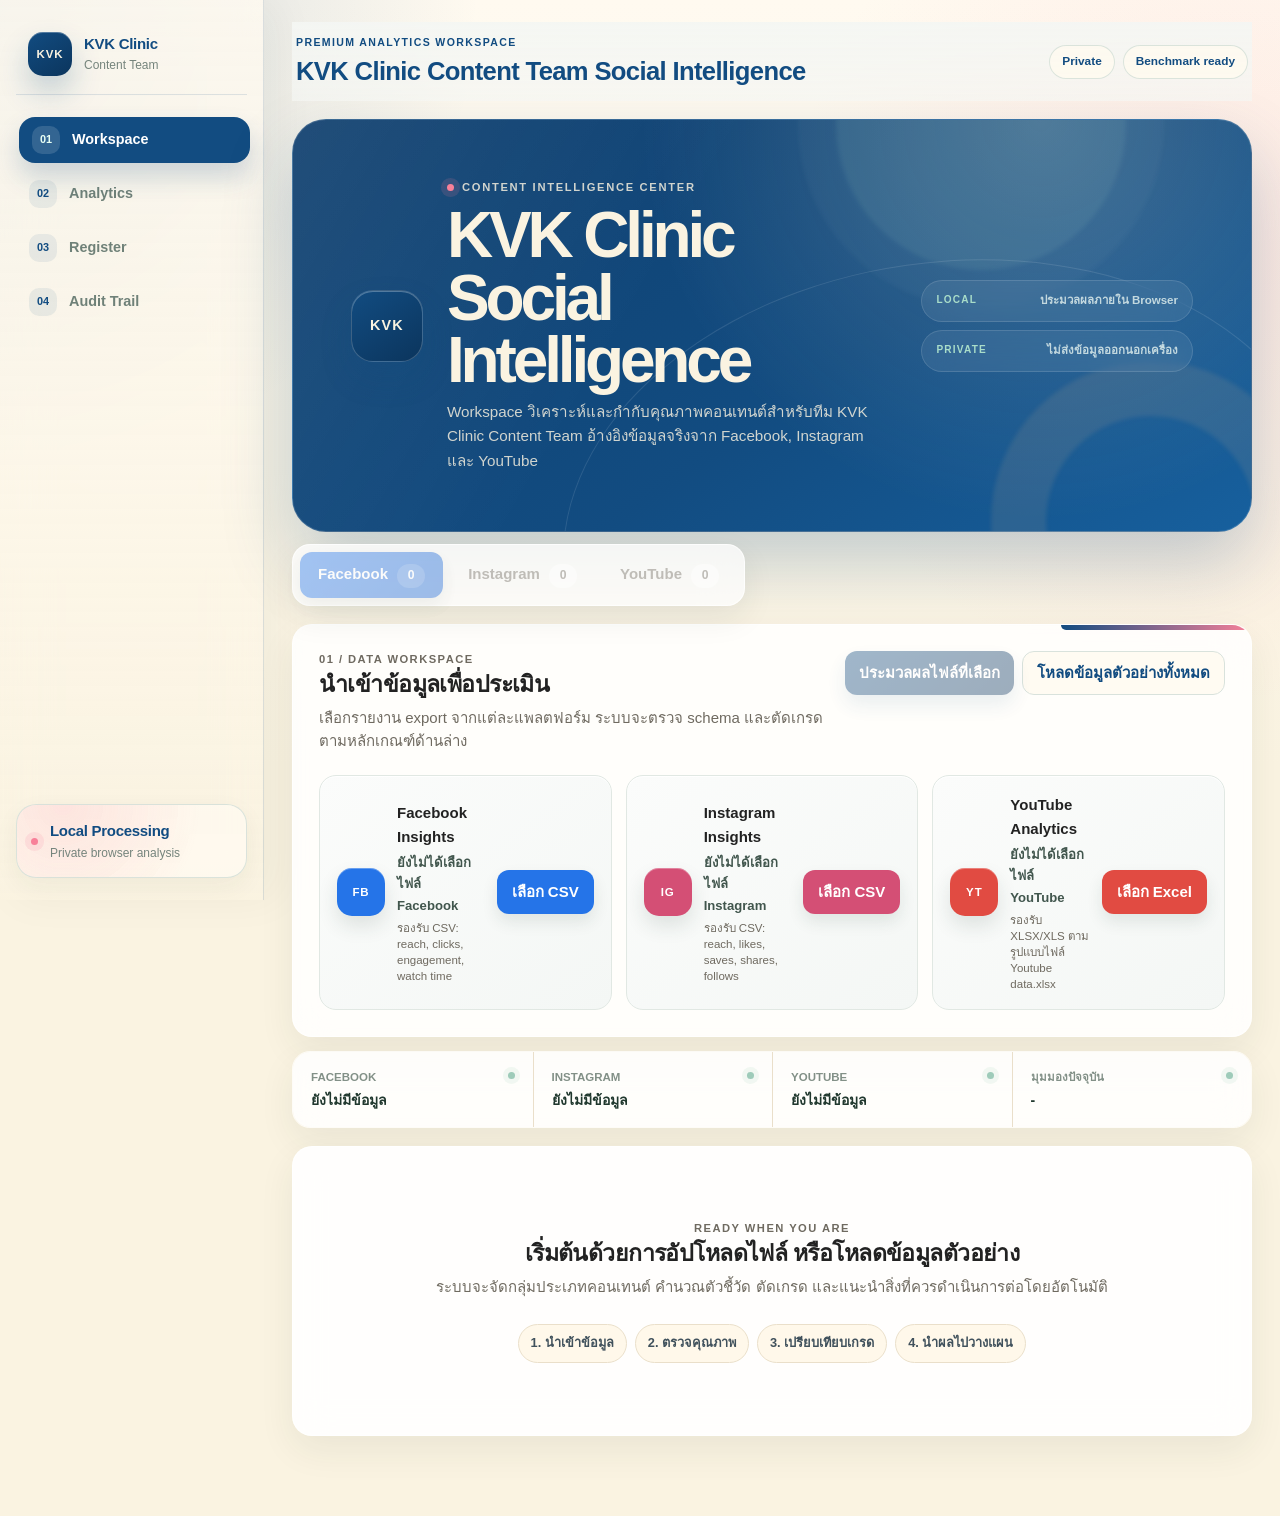
<file: index.html>
<!doctype html>
<html lang="th">
  <head>
    <meta charset="utf-8" />
    <meta name="viewport" content="width=device-width, initial-scale=1" />
    <title>KVK Clinic Content Team Social Intelligence</title>
    <link rel="stylesheet" href="styles.css" />
  </head>
  <body>
    <div class="premium-workspace">
      <aside class="app-sidebar" aria-label="Workspace navigation">
        <div class="sidebar-brand">
          <span class="sidebar-logo">KVK</span>
          <div>
            <strong>KVK Clinic</strong>
            <span>Content Team</span>
          </div>
        </div>
        <nav class="sidebar-nav" aria-label="Dashboard sections">
          <a class="sidebar-link active" href="#uploadTitle"><span>01</span>Workspace</a>
          <a class="sidebar-link" href="#facebookView"><span>02</span>Analytics</a>
          <a class="sidebar-link" href="#facebookTableBody"><span>03</span>Register</a>
          <a class="sidebar-link" href="#detailModal"><span>04</span>Audit Trail</a>
        </nav>
        <div class="sidebar-status">
          <span class="live-dot"></span>
          <div>
            <strong>Local Processing</strong>
            <small>Private browser analysis</small>
          </div>
        </div>
      </aside>

      <main class="app-shell">
        <div class="top-command-bar">
          <div>
            <p class="section-kicker">Premium analytics workspace</p>
            <h2>KVK Clinic Content Team Social Intelligence</h2>
          </div>
          <div class="command-actions" aria-label="Workspace status">
            <span>Private</span>
            <span>Benchmark ready</span>
          </div>
        </div>
      <header class="hero-header">
        <div class="hero-orb hero-orb-one" aria-hidden="true"></div>
        <div class="hero-orb hero-orb-two" aria-hidden="true"></div>
        <div class="brand-lockup">
          <span class="brand-mark">KVK</span>
          <div>
            <p class="eyebrow"><span class="live-dot"></span> Content Intelligence Center</p>
            <h1>KVK Clinic<br /><span>Social Intelligence</span></h1>
            <p class="subtitle">Workspace วิเคราะห์และกำกับคุณภาพคอนเทนต์สำหรับทีม KVK Clinic Content Team อ้างอิงข้อมูลจริงจาก Facebook, Instagram และ YouTube</p>
          </div>
        </div>
        <div class="header-meta">
          <span class="security-pill"><strong>LOCAL</strong> ประมวลผลภายใน Browser</span>
          <span class="security-pill"><strong>PRIVATE</strong> ไม่ส่งข้อมูลออกนอกเครื่อง</span>
        </div>
      </header>

      <nav class="platform-tabs" role="tablist" aria-label="เลือกแพลตฟอร์ม">
        <button id="tabFacebook" class="platform-tab active fb" type="button" data-platform="facebook">
          Facebook <span id="facebookTabCount">0</span>
        </button>
        <button id="tabInstagram" class="platform-tab ig" type="button" data-platform="instagram">
          Instagram <span id="instagramTabCount">0</span>
        </button>
        <button id="tabYoutube" class="platform-tab yt" type="button" data-platform="youtube">
          YouTube <span id="youtubeTabCount">0</span>
        </button>
      </nav>

      <section class="workspace-card upload-workspace" aria-labelledby="uploadTitle">
        <div class="section-heading">
          <div>
            <p class="section-kicker">01 / Data workspace</p>
            <h2 id="uploadTitle">นำเข้าข้อมูลเพื่อประเมิน</h2>
            <p>เลือกรายงาน export จากแต่ละแพลตฟอร์ม ระบบจะตรวจ schema และตัดเกรดตามหลักเกณฑ์ด้านล่าง</p>
          </div>
          <div class="upload-actions">
            <button id="processButton" class="process-button" type="button">ประมวลผลไฟล์ที่เลือก</button>
            <button id="loadSampleButton" class="secondary-button" type="button">โหลดข้อมูลตัวอย่างทั้งหมด</button>
          </div>
        </div>

        <div class="upload-grid">
          <article class="upload-item fb-upload">
            <div class="upload-platform">FB</div>
            <div class="upload-copy">
              <strong>Facebook Insights</strong>
              <span id="facebookFileName">ยังไม่ได้เลือกไฟล์ Facebook</span>
              <small>รองรับ CSV: reach, clicks, engagement, watch time</small>
            </div>
            <input id="facebookInput" class="file-input" type="file" accept=".csv,text/csv" />
            <label for="facebookInput" class="file-button fb">เลือก CSV</label>
          </article>

          <article class="upload-item ig-upload">
            <div class="upload-platform">IG</div>
            <div class="upload-copy">
              <strong>Instagram Insights</strong>
              <span id="instagramFileName">ยังไม่ได้เลือกไฟล์ Instagram</span>
              <small>รองรับ CSV: reach, likes, saves, shares, follows</small>
            </div>
            <input id="instagramInput" class="file-input" type="file" accept=".csv,text/csv" />
            <label for="instagramInput" class="file-button ig">เลือก CSV</label>
          </article>

          <article class="upload-item yt-upload">
            <div class="upload-platform">YT</div>
            <div class="upload-copy">
              <strong>YouTube Analytics</strong>
              <span id="youtubeFileName">ยังไม่ได้เลือกไฟล์ YouTube</span>
              <small>รองรับ XLSX/XLS ตามรูปแบบไฟล์ Youtube data.xlsx</small>
            </div>
            <input id="youtubeInput" class="file-input" type="file" accept=".xlsx,.xls,application/vnd.openxmlformats-officedocument.spreadsheetml.sheet,application/vnd.ms-excel" />
            <label for="youtubeInput" class="file-button yt">เลือก Excel</label>
          </article>
        </div>
      </section>

      <section class="status-strip" aria-label="สถานะข้อมูล">
        <div><span>Facebook</span><strong id="facebookStatus">ยังไม่มีข้อมูล</strong></div>
        <div><span>Instagram</span><strong id="instagramStatus">ยังไม่มีข้อมูล</strong></div>
        <div><span>YouTube</span><strong id="youtubeStatus">ยังไม่มีข้อมูล</strong></div>
        <div><span>มุมมองปัจจุบัน</span><strong id="activeStatus">-</strong></div>
      </section>

      <section id="noticeBox" class="notice" hidden></section>

      <section id="emptyState" class="empty-state onboarding-state">
        <p class="section-kicker">Ready when you are</p>
        <h2>เริ่มต้นด้วยการอัปโหลดไฟล์ หรือโหลดข้อมูลตัวอย่าง</h2>
        <p>ระบบจะจัดกลุ่มประเภทคอนเทนต์ คำนวณตัวชี้วัด ตัดเกรด และแนะนำสิ่งที่ควรดำเนินการต่อโดยอัตโนมัติ</p>
        <div class="onboarding-steps">
          <span>1. นำเข้าข้อมูล</span>
          <span>2. ตรวจคุณภาพ</span>
          <span>3. เปรียบเทียบเกรด</span>
          <span>4. นำผลไปวางแผน</span>
        </div>
      </section>

      <section id="facebookView" class="platform-view" hidden>
        <article class="methodology-card fb-border">
          <div class="methodology-title fb-soft">
            <div>
              <p class="section-kicker">Governance Standard v2.0 · Updated 4 June 2026</p>
              <h2>ประเมิน Facebook ด้วยมาตรฐาน Healthcare และ Meta Creative ปัจจุบัน</h2>
              <p>ใช้เกณฑ์เปอร์เซ็นต์ตรง ๆ จากมาตรฐานตลาด และไม่เปรียบเทียบกับผลงานภายในองค์กร</p>
            </div>
            <a class="reference-chip" href="https://blog.hootsuite.com/healthcare-social-media-benchmarks/" target="_blank" rel="noopener">อ้างอิง: Healthcare Benchmark 2025</a>
          </div>
          <div class="methodology-grid">
            <div>
              <h3>ภาพนิ่ง: Engagement Rate by Reach</h3>
              <div class="grade-rules">
                <div class="grade-rule"><span class="grade-chip grade-a">A · ดี ≥ 1.9%</span><span class="grade-action">ผ่านค่าเฉลี่ย Healthcare 2025</span></div>
                <div class="grade-rule"><span class="grade-chip grade-b">B · ผ่าน 1.0–1.89%</span><span class="grade-action">ใช้งานได้ · ควรทดสอบเพิ่ม</span></div>
                <div class="grade-rule"><span class="grade-chip grade-c">C · ควรปรับ &lt; 1.0%</span><span class="grade-action">ทบทวนเนื้อหาและ CTA</span></div>
              </div>
              <div class="formula-box"><strong>สูตร:</strong> Reactions + Comments + Shares ÷ Reach × 100 · Click Rate แสดงเป็นข้อมูลประกอบ</div>
            </div>
            <div>
              <h3>วิดีโอ: Actual Hook + 1min + Watch Depth</h3>
              <div class="video-grade-framework">
                <div class="signal-card">
                  <span class="signal-index">01</span>
                  <h4>Data Validity Gate</h4>
                  <p>ตัดเกรด Actual Hook เมื่อ Reach ≥ 100 และใช้ Watch Depth จากค่าเฉลี่ยเวลารับชมจริงแทนปลาย retention curve</p>
                  <ul><li>Watch Depth = จำนวนวินาทีที่รับชมโดยเฉลี่ย ÷ ระยะเวลาคลิป</li><li>คลิปยาวตั้งแต่ 60 วินาทีต้องมีค่า 1-minute จริง</li><li>ไฟล์ไม่มีค่า 3 วินาทีจริงจึงค่อยใช้ Watch Ratio</li></ul>
                </div>
                <div class="signal-card">
                  <span class="signal-index">02</span>
                  <h4>Actual 3s Hook Rate</h4>
                  <p>Unique 3-second viewers ÷ Reach ใช้วัดความสามารถในการหยุดคนดู</p>
                  <ul><li>A · ดี ≥ 30%</li><li>B · ผ่าน 20–29.9%</li><li>C · ควรปรับ &lt; 20%</li></ul>
                </div>
                <div class="signal-card">
                  <span class="signal-index">03</span>
                  <h4>Watch Depth</h4>
                  <p>วัดความลึกของการรับชมจาก Avg Watch Seconds เทียบกับความยาวคลิป จึงเสถียรกว่าค่าอัตราดูจบจากปลายกราฟ</p>
                  <ul><li>คลิปสั้น A ≥ 20% · B ≥ 10%</li><li>60–180s A ≥ 7% · B ≥ 5%</li><li>180s+ A ≥ 4% · B ≥ 2%</li></ul>
                </div>
              </div>
              <p class="methodology-footnote"><strong>เกรดรวมวิดีโอ:</strong> คลิปสั้นใช้ Hook + Watch Depth; คลิปยาวใช้ Hook + 1min Continuation + Watch Depth โดยเกรดรวมยึดค่าที่อ่อนที่สุดของสัญญาณทั้งหมด เพื่อกัน Hook ดีแต่คนอยู่ดูจริงไม่ลึกพอ</p>
              <p class="methodology-footnote"><strong>หมายเหตุประเทศไทย:</strong> ณ วันที่ 4 มิถุนายน 2026 ยังไม่มี public benchmark ที่ตรวจสอบได้สำหรับคลินิกเสริมความงามไทยโดยเฉพาะ จึงไม่กล่าวอ้างว่าเป็นค่าเฉลี่ยคลินิกไทย ค่าอ้างอิงตลาดไทยแบบกว้างจาก <a href="https://twfdigital.com/2024/08/facebook-ig-engagement-benchmark/" target="_blank" rel="noopener">TWF Digital</a> ใช้สูตรต่อ Followers ซึ่งต่างจาก export นี้และแสดงเป็นบริบทเท่านั้น ส่วนช่วง Hook/Hold อ้างอิง <a href="https://zeely.ai/blog/boost-meta-ads-hook-rate/" target="_blank" rel="noopener">Meta creative working range</a> และใช้ 1-minute เป็นเกณฑ์ continuation สำหรับคลิปยาว</p>
            </div>
          </div>
        </article>

        <div class="sub-tabs" role="tablist" aria-label="ประเภท Facebook">
          <button id="facebookImageTab" class="sub-tab active fb" type="button" data-type="image">ภาพนิ่ง <span id="facebookImageCount">0</span></button>
          <button id="facebookVideoTab" class="sub-tab" type="button" data-type="video">วิดีโอ <span id="facebookVideoCount">0</span></button>
        </div>

        <section class="filter-bar" aria-label="ตัวกรอง Facebook">
          <select id="facebookDepartmentFilter"><option value="all">ทุกหมวดเนื้อหา</option><option value="surgery">ศัลยกรรม</option><option value="aesthetic">หัตถการ / ความงาม</option><option value="brand">แบรนด์ / โปรโมชั่น</option></select>
          <select id="facebookQualityFilter"><option value="all">ทุกเกรด</option><option value="A">Grade A</option><option value="B">Grade B</option><option value="C">Grade C</option><option value="NA">N/A</option></select>
          <input id="facebookSearch" type="search" placeholder="ค้นหาโพสต์ Facebook" />
        </section>
        <section id="facebookKpis" class="kpi-grid"></section>
        <section class="visual-grid">
          <article class="panel panel-wide"><div class="panel-heading"><h2>Weekly Performance</h2><p>แนวโน้ม Reach, Engagement และ Clicks</p></div><div id="facebookTrendChart" class="chart-box"></div></article>
          <article class="panel"><div class="panel-heading"><h2>Content Category</h2><p>Reach ตามหมวดเนื้อหา</p></div><div id="facebookDepartmentChart" class="chart-box compact"></div></article>
          <article class="panel"><div class="panel-heading"><h2>Top Content</h2><p>รายการที่สร้าง Reach สูงสุด</p></div><div id="facebookTopChart" class="chart-box compact"></div></article>
        </section>
        <section class="panel panel-wide"><div class="panel-heading"><h2>Facebook Content Register</h2><p>คลิกแต่ละรายการเพื่อดูเหตุผลการตัดเกรดและคำแนะนำ</p></div><div class="table-wrap"><table><thead id="facebookTableHead"></thead><tbody id="facebookTableBody"></tbody></table></div></section>
      </section>

      <section id="instagramView" class="platform-view" hidden>
        <article class="methodology-card ig-border">
          <div class="methodology-title ig-soft">
            <div><p class="section-kicker">Instagram grading framework</p><h2>วัดความสามารถในการสร้างปฏิสัมพันธ์ด้วย Engagement Rate</h2><p>รวม interaction ที่มีนัยต่อธุรกิจ ได้แก่ likes, comments, shares, saves และ follows</p></div>
            <a class="reference-chip" href="https://www.dashsocial.com/social-media-benchmarks/beauty-industry" target="_blank" rel="noopener">อ้างอิง: Beauty Benchmark 2026</a>
          </div>
          <div class="methodology-grid">
            <div>
              <h3>เกณฑ์ตัดเกรด</h3>
              <div class="grade-rules">
                <div class="grade-rule"><span class="grade-chip grade-a">A · ดี ≥ 3.7%</span><span class="grade-action">Healthcare average 2025</span></div>
                <div class="grade-rule"><span class="grade-chip grade-b">B · ผ่าน 2.0–3.69%</span><span class="grade-action">Beauty working range 2026</span></div>
                <div class="grade-rule"><span class="grade-chip grade-c">C · ควรปรับ &lt; 2.0%</span><span class="grade-action">ทบทวน audience fit และ CTA</span></div>
              </div>
            </div>
            <div><h3>วิธีคำนวณ</h3><div class="formula-box"><strong>ER =</strong> (Likes + Comments + Shares + Saves + Follows) ÷ Reach × 100</div><p class="methodology-footnote">ER ใช้เปรียบเทียบประสิทธิภาพต่อ Reach และไม่ควรใช้แทนยอดขายหรือผลลัพธ์ด้าน conversion โดยตรง</p></div>
          </div>
        </article>
        <section class="filter-bar" aria-label="ตัวกรอง Instagram">
          <select id="instagramDepartmentFilter"><option value="all">ทุกหมวดเนื้อหา</option><option value="surgery">ศัลยกรรม</option><option value="aesthetic">หัตถการ / ความงาม</option><option value="brand">แบรนด์ / โปรโมชั่น</option></select>
          <select id="instagramQualityFilter"><option value="all">ทุกเกรด</option><option value="A">Grade A</option><option value="B">Grade B</option><option value="C">Grade C</option><option value="NA">N/A</option></select>
          <select id="instagramTypeFilter"><option value="all">ทุกประเภท</option><option value="video">Reels / วิดีโอ</option><option value="image">ภาพนิ่ง / สไลด์</option></select>
          <input id="instagramSearch" type="search" placeholder="ค้นหาโพสต์ Instagram" />
        </section>
        <section id="instagramKpis" class="kpi-grid"></section>
        <section class="visual-grid">
          <article class="panel panel-wide"><div class="panel-heading"><h2>Weekly Performance</h2><p>แนวโน้ม Reach, Engagement และ Views</p></div><div id="instagramTrendChart" class="chart-box"></div></article>
          <article class="panel"><div class="panel-heading"><h2>Grade Distribution</h2><p>Reach แยกตามเกรด</p></div><div id="instagramGradeChart" class="chart-box compact"></div></article>
          <article class="panel"><div class="panel-heading"><h2>Top Content</h2><p>รายการที่มี ER สูงสุด</p></div><div id="instagramTopChart" class="chart-box compact"></div></article>
        </section>
        <section class="panel panel-wide"><div class="panel-heading"><h2>Instagram Content Register</h2><p>คลิกแต่ละรายการเพื่อดูเหตุผลการตัดเกรดและคำแนะนำ</p></div><div class="table-wrap"><table><thead><tr><th>#</th><th>เนื้อหา</th><th>หมวด</th><th>ประเภท</th><th>Reach</th><th>Views</th><th>Engagement</th><th>ER</th><th>Grade</th><th>ลิงก์</th></tr></thead><tbody id="instagramTableBody"></tbody></table></div></section>
      </section>

      <section id="youtubeView" class="platform-view" hidden>
        <article class="methodology-card yt-border">
          <div class="methodology-title yt-soft">
            <div><p class="section-kicker">Governance Standard v2.1 · Updated 5 June 2026</p><h2>ประเมิน YouTube ด้วย Retention Score ที่ไม่โอเวอร์</h2><p>ใช้ Average Percentage Viewed แบบ cap 100 สำหรับตัดเกรด และอ่าน Shorts คู่กับ Stayed to Watch เพื่อกันค่า rewatch ลากคะแนนสูงเกินจริง</p></div>
            <a class="reference-chip" href="https://support.google.com/youtube/answer/9314415" target="_blank" rel="noopener">อ้างอิง: YouTube Retention Help</a>
          </div>
          <div class="methodology-grid">
            <div>
              <h3>Long-form · ปรับเกณฑ์ตามความยาวคลิป</h3>
              <div class="grade-rules">
                <div class="grade-rule"><span class="grade-chip grade-a">A · ดีตามความยาว</span><span class="grade-action">&lt;5m ≥60% · 5–10m ≥55% · 10–20m ≥50% · 20m+ ≥45%</span></div>
                <div class="grade-rule"><span class="grade-chip grade-b">B · ผ่านตามความยาว</span><span class="grade-action">&lt;5m ≥50% · 5–10m ≥45% · 10–20m ≥40% · 20m+ ≥35%</span></div>
                <div class="grade-rule"><span class="grade-chip grade-c">C · ควรปรับ</span><span class="grade-action">ต่ำกว่าเกณฑ์ของช่วงความยาวนั้น</span></div>
              </div>
            </div>
            <div>
              <h3>Shorts · APV ต้องอ่านคู่กับ Stayed to Watch</h3>
              <div class="grade-rules">
                <div class="grade-rule"><span class="grade-chip grade-a">A · ดี ≥ 70%</span><span class="grade-action">และ Stayed to Watch ≥ 60%</span></div>
                <div class="grade-rule"><span class="grade-chip grade-b">B · ผ่าน ≥ 50%</span><span class="grade-action">และ Stayed to Watch ≥ 45%</span></div>
                <div class="grade-rule"><span class="grade-chip grade-c">C · ควรปรับ</span><span class="grade-action">APV หรือ Stayed ต่ำกว่าเกณฑ์</span></div>
              </div>
            </div>
          </div>
          <div class="scorecard-note"><strong>หลักการอ่านผล:</strong> YouTube ไม่มีเกณฑ์สากลตายตัวสำหรับทุกอุตสาหกรรม ระบบนี้จึงใช้ working standard สำหรับทีมคอนเทนต์: ค่า APV ดิบยังแสดงได้ แต่คะแนนตัดเกรดจะ cap ที่ 100 และ Shorts ต้องผ่าน Stayed to Watch ร่วมด้วย</div>
        </article>
        <section class="filter-bar" aria-label="ตัวกรอง YouTube">
          <select id="youtubeTypeFilter"><option value="all">ทุกประเภท</option><option value="long">Long-form</option><option value="short">Shorts</option></select>
          <select id="youtubeQualityFilter"><option value="all">ทุกเกรด</option><option value="A">Grade A</option><option value="B">Grade B</option><option value="C">Grade C</option><option value="NA">N/A</option></select>
          <input id="youtubeSearch" type="search" placeholder="ค้นหาชื่อวิดีโอ YouTube" />
        </section>
        <section id="youtubeKpis" class="kpi-grid"></section>
        <section class="visual-grid">
          <article class="panel panel-wide"><div class="panel-heading"><h2>Grade Distribution</h2><p>จำนวน Views แยกตามเกรด</p></div><div id="youtubeGradeChart" class="chart-box"></div></article>
          <article class="panel"><div class="panel-heading"><h2>Top Retention</h2><p>วิดีโอที่รักษาคนดูได้ดีที่สุด</p></div><div id="youtubeRetentionChart" class="chart-box compact"></div></article>
          <article class="panel"><div class="panel-heading"><h2>Top Views</h2><p>วิดีโอที่สร้างจำนวนการดูสูงสุด</p></div><div id="youtubeTopChart" class="chart-box compact"></div></article>
        </section>
        <section class="panel panel-wide"><div class="panel-heading"><h2>YouTube Video Register</h2><p>ตารางตัดเกรดละเอียดจากข้อมูลใน workbook</p></div><div class="table-wrap"><table><thead><tr><th>#</th><th>ชื่อวิดีโอ</th><th>ประเภท</th><th>Views</th><th>Retention</th><th>Stayed to Watch</th><th>Impression CTR</th><th>Subscribers</th><th>Grade Metric</th><th>Grade</th><th>ลิงก์</th></tr></thead><tbody id="youtubeTableBody"></tbody></table></div></section>
      </section>
      </main>
    </div>

    <section id="detailModal" class="detail-modal" hidden aria-hidden="true">
      <div class="detail-backdrop" data-close-modal="true"></div>
      <div class="detail-dialog" role="dialog" aria-modal="true" aria-labelledby="detailTitle">
        <button id="detailCloseButton" class="detail-close" type="button" aria-label="ปิดรายละเอียด">×</button>
        <div class="detail-header"><span id="detailBadge" class="detail-badge"></span><h2 id="detailTitle">รายละเอียดคอนเทนต์</h2><p id="detailSubtitle" class="detail-subtitle"></p></div>
        <div id="detailMetricGrid" class="detail-metric-grid"></div>
        <article id="detailEvaluation" class="detail-evaluation"><p id="detailGradeLabel" class="detail-grade-label"></p><p id="detailEvaluationText" class="detail-evaluation-text"></p></article>
        <div class="detail-section"><h3>แนวทางดำเนินการ</h3><div id="detailActionList" class="detail-action-list"></div></div>
        <div class="detail-section"><h3>เนื้อหา / ชื่อวิดีโอ</h3><p id="detailCaption" class="detail-caption"></p></div>
        <div class="detail-footer"><a id="detailPermalink" href="#" target="_blank" rel="noopener">เปิดต้นฉบับ</a></div>
      </div>
    </section>

    <script src="vendor/xlsx.full.min.js"></script>
    <script src="app.js"></script>
  </body>
</html>
</file>
<file: styles.css>
:root {
  color-scheme: light;
  --bg: #eef1f4;
  --surface: #ffffff;
  --surface-soft: #f7f8fa;
  --ink: #14212b;
  --muted: #65747f;
  --line: #dbe1e5;
  --navy: #152c3b;
  --fb: #1877f2;
  --ig: #c42a68;
  --yt: #dc2626;
  --green: #087f5b;
  --amber: #a66207;
  --red: #c1274f;
  --blue: #2368b5;
  --teal: #137d83;
  --shadow: 0 12px 32px rgba(20, 33, 43, 0.07);
  font-family: "Noto Sans Thai", "Leelawadee UI", Tahoma, sans-serif;
}

* { box-sizing: border-box; }
[hidden] { display: none !important; }
body {
  margin: 0;
  min-width: 320px;
  color: var(--ink);
  background:
    radial-gradient(circle at 7% 0%, rgba(30, 88, 119, 0.09), transparent 30%),
    linear-gradient(180deg, #f7f8f9 0, var(--bg) 360px);
}
button, input, select { font: inherit; }
button, label, select { cursor: pointer; }
h1, h2, h3, h4, p { margin-top: 0; }
h1 { margin-bottom: 8px; font-size: clamp(2rem, 4vw, 3.55rem); line-height: 1; letter-spacing: -0.055em; }
h2 { margin-bottom: 5px; font-size: 1.15rem; line-height: 1.4; }
h3 { margin-bottom: 12px; font-size: 0.95rem; }
h4 { margin-bottom: 7px; }

.app-shell { width: min(1480px, calc(100% - 32px)); margin: 0 auto; padding: 26px 0 60px; }
.hero-header {
  display: flex;
  align-items: flex-end;
  justify-content: space-between;
  gap: 28px;
  margin-bottom: 18px;
  padding: 26px;
  border-radius: 18px;
  color: #fff;
  background:
    linear-gradient(115deg, rgba(255,255,255,0.08), transparent 45%),
    var(--navy);
  box-shadow: 0 20px 42px rgba(21, 44, 59, 0.18);
}
.brand-lockup { display: flex; align-items: flex-start; gap: 18px; }
.brand-mark {
  display: grid;
  width: 58px;
  height: 58px;
  flex: 0 0 auto;
  place-items: center;
  border: 1px solid rgba(255,255,255,0.25);
  border-radius: 14px;
  background: rgba(255,255,255,0.09);
  font-size: 0.9rem;
  font-weight: 900;
  letter-spacing: 0.12em;
}
.eyebrow, .section-kicker {
  margin-bottom: 7px;
  font-size: 0.7rem;
  font-weight: 900;
  letter-spacing: 0.15em;
  text-transform: uppercase;
}
.eyebrow { color: #9fc2d8; }
.section-kicker { color: #5b778a; }
.subtitle { max-width: 820px; margin-bottom: 0; color: #c3d5df; line-height: 1.6; }
.header-meta { display: flex; flex-wrap: wrap; justify-content: flex-end; gap: 8px; }
.security-pill, .reference-chip {
  display: inline-flex;
  min-height: 30px;
  align-items: center;
  padding: 0 11px;
  border-radius: 999px;
  font-size: 0.72rem;
  font-weight: 760;
}
.security-pill { border: 1px solid rgba(255,255,255,0.18); color: #dbe8ee; background: rgba(255,255,255,0.07); }
.reference-chip { color: #405866; background: #edf1f3; text-decoration: none; }

.platform-tabs {
  position: sticky;
  top: 8px;
  z-index: 20;
  display: flex;
  gap: 6px;
  margin-bottom: 16px;
  padding: 6px;
  border: 1px solid var(--line);
  border-radius: 12px;
  background: rgba(255,255,255,0.94);
  box-shadow: var(--shadow);
  backdrop-filter: blur(12px);
}
.platform-tab, .sub-tab {
  min-height: 42px;
  padding: 0 18px;
  border: 0;
  border-radius: 8px;
  color: var(--muted);
  background: transparent;
  font-weight: 820;
}
.platform-tab span, .sub-tab span {
  display: inline-flex;
  min-width: 28px;
  justify-content: center;
  margin-left: 5px;
  padding: 2px 7px;
  border-radius: 999px;
  background: #fff;
  font-size: 0.76rem;
}
.platform-tab.active.fb, .sub-tab.active.fb { color: var(--fb); background: #edf5ff; box-shadow: inset 0 -3px 0 var(--fb); }
.platform-tab.active.ig, .sub-tab.active.ig { color: var(--ig); background: #fff1f6; box-shadow: inset 0 -3px 0 var(--ig); }
.platform-tab.active.yt, .sub-tab.active.yt { color: var(--yt); background: #fff0f0; box-shadow: inset 0 -3px 0 var(--yt); }
.platform-tab:disabled { cursor: not-allowed; opacity: 0.42; }

.workspace-card, .status-strip, .empty-state, .methodology-card, .panel, .kpi-card, .filter-bar, .sub-tabs {
  border: 1px solid var(--line);
  border-radius: 14px;
  background: var(--surface);
  box-shadow: var(--shadow);
}
.upload-workspace { margin-bottom: 14px; padding: 20px; }
.section-heading, .methodology-title, .panel-heading {
  display: flex;
  align-items: flex-start;
  justify-content: space-between;
  gap: 20px;
}
.section-heading { margin-bottom: 16px; }
.section-heading p, .methodology-title p, .panel-heading p { margin-bottom: 0; color: var(--muted); line-height: 1.55; }
.upload-actions { display: flex; flex-wrap: wrap; justify-content: flex-end; gap: 8px; }
.process-button, .secondary-button, .file-button {
  display: inline-flex;
  min-height: 42px;
  align-items: center;
  justify-content: center;
  padding: 0 14px;
  border-radius: 8px;
  font-weight: 830;
  white-space: nowrap;
}
.process-button { border: 1px solid var(--navy); color: #fff; background: var(--navy); }
.process-button:disabled { cursor: not-allowed; opacity: 0.4; }
.secondary-button { border: 1px solid var(--line); color: var(--ink); background: #fff; }
.upload-grid { display: grid; grid-template-columns: repeat(3, minmax(0, 1fr)); gap: 12px; }
.upload-item {
  display: grid;
  grid-template-columns: auto minmax(0, 1fr) auto;
  gap: 12px;
  align-items: center;
  min-height: 100px;
  padding: 14px;
  border: 1px solid var(--line);
  border-radius: 12px;
  background: var(--surface-soft);
}
.upload-platform {
  display: grid;
  width: 42px;
  height: 42px;
  place-items: center;
  border-radius: 10px;
  color: #fff;
  font-size: 0.72rem;
  font-weight: 900;
  letter-spacing: 0.08em;
}
.fb-upload .upload-platform { background: var(--fb); }
.ig-upload .upload-platform { background: var(--ig); }
.yt-upload .upload-platform { background: var(--yt); }
.upload-copy strong, .upload-copy span, .upload-copy small { display: block; }
.upload-copy span { margin-top: 3px; overflow-wrap: anywhere; color: #40515c; font-size: 0.82rem; font-weight: 700; }
.upload-copy small { margin-top: 4px; color: var(--muted); font-size: 0.72rem; line-height: 1.4; }
.file-input { position: absolute; width: 1px; height: 1px; overflow: hidden; clip: rect(0 0 0 0); white-space: nowrap; }
.file-button { border: 0; color: #fff; }
.file-button.fb { background: var(--fb); }
.file-button.ig { background: var(--ig); }
.file-button.yt { background: var(--yt); }

.status-strip { display: grid; grid-template-columns: repeat(4, minmax(0, 1fr)); gap: 1px; overflow: hidden; margin-bottom: 16px; background: var(--line); box-shadow: none; }
.status-strip div { padding: 13px 15px; background: #fff; }
.status-strip span { display: block; margin-bottom: 4px; color: var(--muted); font-size: 0.72rem; font-weight: 760; text-transform: uppercase; }
.status-strip strong { display: block; font-size: 0.88rem; line-height: 1.4; }
.notice { margin-bottom: 16px; padding: 12px 14px; border: 1px solid #e8c875; border-radius: 10px; color: #694d10; background: #fff9e9; line-height: 1.5; }
.empty-state { display: grid; min-height: 290px; place-items: center; align-content: center; padding: 42px 22px; text-align: center; }
.empty-state p { max-width: 760px; margin-bottom: 0; color: var(--muted); line-height: 1.65; }
.onboarding-steps { display: flex; flex-wrap: wrap; justify-content: center; gap: 8px; margin-top: 24px; }
.onboarding-steps span { padding: 8px 12px; border: 1px solid var(--line); border-radius: 999px; color: #40515c; background: var(--surface-soft); font-size: 0.8rem; font-weight: 760; }

.platform-view { display: grid; gap: 16px; }
.methodology-card { overflow: hidden; box-shadow: none; }
.methodology-card.fb-border { border-color: #bcd4f5; }
.methodology-card.ig-border { border-color: #efbed2; }
.methodology-card.yt-border { border-color: #f0bcbc; }
.methodology-title { padding: 18px; border-bottom: 1px solid var(--line); }
.fb-soft { background: #f1f7ff; }
.ig-soft { background: #fff4f8; }
.yt-soft { background: #fff5f5; }
.methodology-grid { display: grid; grid-template-columns: repeat(2, minmax(0, 1fr)); }
.methodology-grid > div { padding: 18px; }
.methodology-grid > div + div { border-left: 1px solid var(--line); }
.grade-rules { display: grid; gap: 8px; }
.grade-rule { display: grid; grid-template-columns: minmax(0, 1fr) minmax(0, 1.2fr); gap: 12px; align-items: center; padding: 9px; border-radius: 8px; background: var(--surface-soft); }
.grade-chip { display: inline-flex; width: max-content; max-width: 100%; align-items: center; padding: 5px 9px; border-radius: 999px; font-size: 0.76rem; font-weight: 860; white-space: nowrap; }
.grade-a { color: #086343; background: #dff5eb; }
.grade-b { color: #8a5606; background: #fff0c9; }
.grade-c { color: #a11f42; background: #ffe2e9; }
.grade-na { color: #52636e; background: #e8edef; }
.grade-action { color: #475966; font-size: 0.79rem; text-align: right; }
.formula-box, .scorecard-note { margin-top: 14px; padding: 12px 14px; border-left: 3px solid #4d748a; border-radius: 8px; color: #40515c; background: #f1f5f7; font-size: 0.82rem; line-height: 1.6; }
.scorecard-note { margin: 0 18px 18px; }
.methodology-footnote { margin: 12px 0 0; color: var(--muted); font-size: 0.76rem; line-height: 1.6; }
.video-grade-framework { display: grid; grid-template-columns: repeat(2, minmax(0, 1fr)); gap: 10px; }
.signal-card { position: relative; padding: 13px; border: 1px solid var(--line); border-radius: 10px; background: var(--surface-soft); }
.signal-index { display: inline-flex; margin-bottom: 8px; color: #7591a1; font-size: 0.7rem; font-weight: 900; letter-spacing: 0.1em; }
.signal-card p { margin-bottom: 9px; color: var(--muted); font-size: 0.78rem; line-height: 1.5; }
.signal-card ul { margin: 0; padding-left: 17px; color: #40515c; font-size: 0.76rem; line-height: 1.5; }
.signal-card li + li { margin-top: 4px; }

.sub-tabs { display: flex; gap: 6px; padding: 6px; box-shadow: none; }
.filter-bar { display: grid; grid-template-columns: repeat(3, minmax(0, 1fr)); gap: 10px; padding: 12px; box-shadow: none; }
.filter-bar select, .filter-bar input { width: 100%; min-height: 42px; padding: 0 12px; border: 1px solid var(--line); border-radius: 8px; color: var(--ink); background: #fff; outline: none; }
.filter-bar select:focus, .filter-bar input:focus { border-color: #668da4; box-shadow: 0 0 0 3px rgba(102,141,164,0.13); }
.kpi-grid { display: grid; grid-template-columns: repeat(6, minmax(0, 1fr)); gap: 10px; }
.kpi-card { position: relative; overflow: hidden; min-height: 122px; padding: 15px; box-shadow: none; }
.kpi-card::before { content: ""; position: absolute; inset: 0 auto 0 0; width: 4px; background: #7a919e; }
.kpi-fb::before, .kpi-blue::before { background: var(--fb); }
.kpi-ig::before { background: var(--ig); }
.kpi-yt::before { background: var(--yt); }
.kpi-teal::before { background: var(--teal); }
.kpi-green::before { background: var(--green); }
.kpi-amber::before { background: var(--amber); }
.kpi-card .label { margin-bottom: 9px; color: var(--muted); font-size: 0.7rem; font-weight: 850; letter-spacing: 0.06em; text-transform: uppercase; }
.kpi-card .value { margin-bottom: 6px; font-size: clamp(1.22rem, 2.4vw, 1.8rem); font-weight: 900; letter-spacing: -0.04em; }
.kpi-card .meta { margin-bottom: 0; color: var(--muted); font-size: 0.72rem; line-height: 1.4; }
.visual-grid { display: grid; grid-template-columns: repeat(2, minmax(0, 1fr)); gap: 14px; }
.panel { overflow: hidden; padding: 16px; box-shadow: none; }
.panel-wide { grid-column: 1 / -1; }
.panel-heading { margin-bottom: 12px; }
.panel-heading p { font-size: 0.78rem; }
.chart-box { min-height: 310px; overflow-x: auto; }
.chart-box.compact { min-height: 250px; }
.chart-svg { display: block; width: 100%; min-width: 520px; height: auto; }
.axis-label { fill: #71818b; font-size: 11px; }
.chart-label, .chart-title-label { fill: #263944; font-size: 11px; font-weight: 700; }
.legend { display: flex; flex-wrap: wrap; gap: 12px; margin-top: 8px; }
.legend-item { display: inline-flex; align-items: center; gap: 6px; color: var(--muted); font-size: 0.75rem; }
.swatch { width: 10px; height: 10px; border-radius: 3px; }
.table-wrap { overflow: auto; border: 1px solid var(--line); border-radius: 10px; }
table { width: 100%; border-collapse: collapse; }
th, td { padding: 11px 13px; border-bottom: 1px solid #edf0f2; text-align: left; vertical-align: top; }
th { position: sticky; top: 0; z-index: 2; color: #dbe6eb; background: var(--navy); font-size: 0.7rem; font-weight: 850; white-space: nowrap; }
td { font-size: 0.8rem; line-height: 1.45; }
tbody tr:hover { background: #f4f7f8; }
.interactive-row { cursor: pointer; }
.interactive-row:focus-visible { outline: 2px solid var(--blue); outline-offset: -2px; }
.post-title { max-width: 500px; font-weight: 760; }
.post-meta { margin-top: 4px; color: var(--muted); font-size: 0.7rem; }
.pill { display: inline-flex; padding: 4px 8px; border-radius: 999px; font-size: 0.69rem; font-weight: 750; white-space: nowrap; }
.pill-dept { color: #3d505b; background: #e8edef; }
.link-cell a, .detail-footer a { color: var(--blue); font-weight: 800; text-decoration: none; }

.detail-modal { position: fixed; inset: 0; z-index: 50; display: grid; place-items: center; padding: 24px; }
.detail-backdrop { position: absolute; inset: 0; background: rgba(14, 28, 37, 0.68); backdrop-filter: blur(5px); }
.detail-dialog { position: relative; z-index: 1; width: min(900px, 100%); max-height: calc(100vh - 48px); overflow: auto; padding: 24px; border: 1px solid var(--line); border-radius: 18px; background: #fff; box-shadow: 0 28px 70px rgba(10,23,31,0.3); }
.detail-close { position: absolute; top: 15px; right: 15px; width: 36px; height: 36px; border: 1px solid var(--line); border-radius: 999px; color: var(--muted); background: #fff; font-size: 1rem; font-weight: 850; }
.detail-header { padding-right: 44px; }
.detail-badge { display: inline-flex; min-height: 28px; align-items: center; margin-bottom: 9px; padding: 0 10px; border-radius: 999px; color: #3c5564; background: #e8eef1; font-size: 0.7rem; font-weight: 850; text-transform: uppercase; }
.detail-subtitle { margin-bottom: 0; color: var(--muted); font-size: 0.82rem; }
.detail-metric-grid { display: grid; grid-template-columns: repeat(3, minmax(0, 1fr)); gap: 10px; margin-top: 20px; }
.detail-metric-card { padding: 13px; border: 1px solid var(--line); border-radius: 10px; background: var(--surface-soft); }
.detail-metric-card .label { margin-bottom: 7px; color: var(--muted); font-size: 0.68rem; font-weight: 850; text-transform: uppercase; }
.detail-metric-card .value { margin-bottom: 3px; font-size: 1.35rem; font-weight: 900; }
.detail-metric-card .meta { margin-bottom: 0; color: var(--muted); font-size: 0.7rem; line-height: 1.4; }
.detail-evaluation, .detail-section { margin-top: 16px; padding: 15px; border: 1px solid var(--line); border-radius: 11px; background: var(--surface-soft); }
.detail-grade-label { margin-bottom: 7px; font-size: 0.82rem; font-weight: 900; text-transform: uppercase; }
.detail-evaluation-text, .detail-caption { margin-bottom: 0; line-height: 1.65; white-space: pre-wrap; }
.detail-action-list { display: flex; flex-wrap: wrap; gap: 8px; }
.detail-action-chip { display: inline-flex; min-height: 32px; align-items: center; padding: 0 10px; border-radius: 999px; color: #40515c; background: #e5ecef; font-size: 0.74rem; font-weight: 760; }
.detail-footer { margin-top: 16px; }

@media (max-width: 1180px) {
  .upload-grid, .kpi-grid { grid-template-columns: repeat(2, minmax(0, 1fr)); }
  .status-strip { grid-template-columns: repeat(2, minmax(0, 1fr)); }
}
@media (max-width: 820px) {
  .app-shell { width: min(100% - 20px, 720px); padding-top: 10px; }
  .hero-header, .section-heading, .methodology-title, .panel-heading { align-items: flex-start; flex-direction: column; }
  .header-meta, .upload-actions { justify-content: flex-start; }
  .brand-lockup { flex-direction: column; }
  .platform-tabs, .sub-tabs { overflow-x: auto; }
  .platform-tab, .sub-tab { flex: 0 0 auto; }
  .upload-grid, .status-strip, .methodology-grid, .filter-bar, .visual-grid, .detail-metric-grid { grid-template-columns: 1fr; }
  .methodology-grid > div + div { border-top: 1px solid var(--line); border-left: 0; }
  .video-grade-framework { grid-template-columns: 1fr; }
  .panel-wide { grid-column: auto; }
}
@media (max-width: 540px) {
  h1 { font-size: 2.15rem; }
  .hero-header, .upload-workspace, .panel, .detail-dialog { padding: 16px; }
  .upload-item { grid-template-columns: auto minmax(0, 1fr); }
  .file-button { grid-column: 1 / -1; width: 100%; }
  .kpi-grid { grid-template-columns: 1fr; }
  .grade-rule { grid-template-columns: 1fr; }
  .grade-action { text-align: left; }
  .detail-modal { padding: 8px; }
}

/* Figma-inspired clinical intelligence workspace */
:root {
  --bg: #faf3e1;
  --surface: rgba(255, 255, 255, 0.92);
  --surface-soft: #fff8ea;
  --ink: #222222;
  --muted: #6f6a60;
  --line: #eadfca;
  --navy: #124c81;
  --fb: #2574e8;
  --ig: #d44f75;
  --yt: #e14b42;
  --green: #124c81;
  --amber: #d28a2d;
  --red: #d64e64;
  --blue: #397cc0;
  --teal: #208d91;
  --shadow: 0 20px 50px rgba(30, 53, 45, 0.08);
  --shadow-soft: 0 8px 24px rgba(30, 53, 45, 0.055);
  --font-body: "Kanit", "Leelawadee UI", "Tahoma", sans-serif;
  --font-display: "Poppins", "Kanit", "Segoe UI", "Leelawadee UI", sans-serif;
  --font-number: "Poppins", "Kanit", "Segoe UI", "Leelawadee UI", sans-serif;
  font-family: var(--font-body);
}

html { scroll-behavior: smooth; }
body {
  font-family: var(--font-body);
  font-size: 15px;
  font-weight: 400;
  line-height: 1.62;
  background:
    radial-gradient(circle at 0 0, rgba(152, 207, 188, 0.25), transparent 27rem),
    radial-gradient(circle at 100% 12rem, rgba(255, 200, 151, 0.18), transparent 30rem),
    linear-gradient(180deg, #f9faf7 0, var(--bg) 46rem);
  background-attachment: fixed;
}
body::before {
  content: "";
  position: fixed;
  inset: 0;
  z-index: -1;
  pointer-events: none;
  opacity: 0.34;
  background-image: radial-gradient(rgba(26, 66, 54, 0.14) 0.6px, transparent 0.6px);
  background-size: 18px 18px;
  mask-image: linear-gradient(to bottom, #000, transparent 75%);
}

h1, h2, h3, h4 {
  color: var(--ink);
  font-family: var(--font-display);
  font-weight: 650;
  letter-spacing: -0.025em;
}
h1 { font-size: clamp(2.5rem, 5vw, 4.8rem); font-weight: 700; line-height: 0.98; letter-spacing: -0.065em; }
h1 span { color: #a9ddc9; }
h2 { font-size: clamp(1.15rem, 1.8vw, 1.45rem); font-weight: 650; line-height: 1.42; }
h3 { font-size: 1rem; font-weight: 650; }
h4 { font-weight: 650; }
p { line-height: 1.68; }
button, input, select, table { font-family: var(--font-body); }

.app-shell { width: min(1540px, calc(100% - 48px)); padding: 28px 0 80px; }
.hero-header {
  position: relative;
  min-height: 280px;
  align-items: center;
  overflow: hidden;
  margin-bottom: 14px;
  padding: clamp(28px, 5vw, 58px);
  border: 1px solid rgba(255,255,255,0.16);
  border-radius: 30px;
  background:
    linear-gradient(120deg, rgba(255,255,255,0.055), transparent 38%),
    linear-gradient(145deg, #103a30 0%, #17483c 58%, #1b5041 100%);
  box-shadow: 0 34px 70px rgba(16, 58, 48, 0.2);
}
.hero-header::after {
  content: "";
  position: absolute;
  inset: auto -8% -65% 28%;
  height: 130%;
  border: 1px solid rgba(255,255,255,0.11);
  border-radius: 50%;
  transform: rotate(-8deg);
}
.hero-header h1 { color: #f1faf6; }
.hero-orb {
  position: absolute;
  border-radius: 50%;
  filter: blur(2px);
  pointer-events: none;
}
.hero-orb-one {
  top: -140px;
  right: 13%;
  width: 290px;
  height: 290px;
  background: rgba(187, 231, 210, 0.12);
  box-shadow: 0 0 0 38px rgba(187, 231, 210, 0.04);
}
.hero-orb-two {
  right: -60px;
  bottom: -150px;
  width: 320px;
  height: 320px;
  border: 55px solid rgba(255, 197, 139, 0.1);
}
.brand-lockup, .header-meta { position: relative; z-index: 2; }
.brand-lockup { gap: 24px; align-items: center; }
.brand-mark {
  width: 72px;
  height: 72px;
  border: 1px solid rgba(255,255,255,0.2);
  border-radius: 22px;
  color: #12372f;
  background: linear-gradient(145deg, #d5f3e5, #92d1b8);
  box-shadow: inset 0 1px rgba(255,255,255,0.65), 0 16px 30px rgba(0,0,0,0.17);
  letter-spacing: 0.08em;
  font-family: var(--font-display);
  font-weight: 700;
}
.eyebrow {
  display: flex;
  align-items: center;
  gap: 8px;
  color: #b9dfd0;
  font-family: var(--font-display);
  font-weight: 600;
}
.live-dot {
  width: 7px;
  height: 7px;
  border-radius: 50%;
  background: #8ce0bb;
  box-shadow: 0 0 0 6px rgba(140,224,187,0.12);
  animation: pulse-live 2s ease-in-out infinite;
}
.subtitle { max-width: 760px; color: rgba(232,247,240,0.72); font-size: 0.95rem; }
.header-meta { max-width: 280px; justify-content: flex-end; }
.security-pill {
  width: 100%;
  min-height: 42px;
  justify-content: space-between;
  padding: 0 14px;
  border: 1px solid rgba(255,255,255,0.13);
  color: rgba(235,247,242,0.78);
  background: rgba(255,255,255,0.07);
  backdrop-filter: blur(14px);
}
.security-pill strong { color: #a9ddc9; font-size: 0.63rem; letter-spacing: 0.12em; }

.platform-tabs {
  top: 12px;
  gap: 7px;
  margin: 14px 0;
  padding: 7px;
  border: 1px solid rgba(210,222,214,0.85);
  border-radius: 18px;
  background: rgba(251,252,250,0.82);
  box-shadow: 0 12px 32px rgba(30,53,45,0.08);
  backdrop-filter: blur(20px);
}
.platform-tab, .sub-tab {
  min-height: 46px;
  border-radius: 12px;
  font-weight: 600;
  transition: color 180ms ease, background 180ms ease, transform 180ms ease, box-shadow 180ms ease;
}
.platform-tab:hover:not(:disabled), .sub-tab:hover { transform: translateY(-1px); background: #f0f4f1; }
.platform-tab.active.fb, .sub-tab.active.fb,
.platform-tab.active.ig, .sub-tab.active.ig,
.platform-tab.active.yt, .sub-tab.active.yt {
  color: #fff;
  box-shadow: 0 8px 18px rgba(27,55,47,0.15);
}
.platform-tab.active.fb, .sub-tab.active.fb { background: linear-gradient(135deg, #2878eb, #1b65d2); }
.platform-tab.active.ig, .sub-tab.active.ig { background: linear-gradient(135deg, #df5b81, #bb3e69); }
.platform-tab.active.yt, .sub-tab.active.yt { background: linear-gradient(135deg, #ed5b50, #cc3d36); }
.platform-tab.active span, .sub-tab.active span { color: currentColor; background: rgba(255,255,255,0.16); }

.workspace-card, .status-strip, .empty-state, .methodology-card, .panel, .kpi-card, .filter-bar, .sub-tabs {
  border-color: rgba(215,225,218,0.92);
  border-radius: 20px;
  background: var(--surface);
  box-shadow: var(--shadow-soft);
  backdrop-filter: blur(18px);
}
.upload-workspace {
  position: relative;
  overflow: hidden;
  margin-bottom: 14px;
  padding: 26px;
}
.upload-workspace::before {
  content: "";
  position: absolute;
  top: 0;
  right: 0;
  width: 190px;
  height: 5px;
  border-radius: 0 20px 0 999px;
  background: linear-gradient(90deg, #9bd3bd, #f1bd80);
}
.section-kicker {
  color: #3f7e68;
  font-family: var(--font-display);
  font-weight: 600;
  letter-spacing: 0.13em;
}
.section-heading { margin-bottom: 22px; }
.section-heading > div:first-child { min-width: 0; }
.section-heading p, .methodology-title p, .panel-heading p { color: var(--muted); }
.upload-actions { flex: 0 0 auto; }
.process-button, .secondary-button, .file-button {
  min-height: 44px;
  border-radius: 12px;
  font-weight: 600;
  transition: transform 180ms ease, box-shadow 180ms ease, filter 180ms ease;
}
.process-button { border: 0; background: linear-gradient(135deg, #154b3d, #0e372e); box-shadow: 0 10px 20px rgba(18,55,47,0.18); }
.secondary-button { border-color: #d9e2dc; background: #f8faf8; }
.process-button:hover:not(:disabled), .secondary-button:hover, .file-button:hover { transform: translateY(-2px); filter: saturate(1.08); }

.upload-grid { gap: 14px; }
.upload-item {
  position: relative;
  min-height: 118px;
  padding: 17px;
  border-color: #e1e8e3;
  border-radius: 17px;
  background: linear-gradient(145deg, #fbfcfb, #f4f7f5);
  transition: transform 220ms ease, box-shadow 220ms ease, border-color 220ms ease;
}
.upload-item:hover { transform: translateY(-4px); border-color: #cbdad1; box-shadow: 0 18px 32px rgba(31,66,54,0.1); }
.upload-platform { width: 48px; height: 48px; border-radius: 15px; box-shadow: inset 0 1px rgba(255,255,255,0.3), 0 10px 20px rgba(31,58,49,0.12); }
.file-button { padding: 0 15px; box-shadow: 0 8px 16px rgba(31,58,49,0.1); }
.upload-copy span { color: #41564d; }
.upload-copy strong { font-family: var(--font-display); font-weight: 650; }

.status-strip {
  gap: 0;
  overflow: hidden;
  margin-bottom: 18px;
  border-radius: 18px;
  background: transparent;
  box-shadow: var(--shadow-soft);
}
.status-strip div {
  position: relative;
  padding: 16px 18px;
  background: rgba(255,255,255,0.86);
}
.status-strip div + div { border-left: 1px solid var(--line); }
.status-strip div::before {
  content: "";
  position: absolute;
  top: 20px;
  right: 18px;
  width: 7px;
  height: 7px;
  border-radius: 50%;
  background: #9ecbb9;
  box-shadow: 0 0 0 5px rgba(158,203,185,0.14);
}
.status-strip span { color: #829087; }
.status-strip strong { color: #20382e; }
.status-strip span { font-family: var(--font-display); font-weight: 600; }
.status-strip strong { font-weight: 600; }

.platform-view { gap: 18px; animation: reveal-view 420ms cubic-bezier(.2,.75,.25,1) both; }
.methodology-card {
  position: relative;
  overflow: hidden;
  border-radius: 24px;
  box-shadow: var(--shadow-soft);
}
.methodology-card.fb-border, .methodology-card.ig-border, .methodology-card.yt-border { border-color: #dce6e0; }
.methodology-title { padding: 24px; border-bottom-color: #e6ebe8; }
.fb-soft, .ig-soft, .yt-soft { background: linear-gradient(135deg, #f5faf7, #f8f8f4); }
.reference-chip {
  min-height: 34px;
  border: 1px solid #d7e3dc;
  color: #316b57;
  background: rgba(255,255,255,0.76);
  transition: transform 180ms ease, background 180ms ease;
}
.reference-chip:hover { transform: translateY(-1px); background: #fff; }
.methodology-grid > div { padding: 24px; }
.grade-rules { gap: 10px; }
.grade-rule {
  padding: 11px;
  border: 1px solid #e8ede9;
  border-radius: 12px;
  background: #f8faf8;
}
.grade-chip { padding: 6px 10px; font-weight: 650; }
.grade-a { color: #11624d; background: #dff5eb; }
.grade-b { color: #946019; background: #fff0cf; }
.grade-c { color: #a5394c; background: #ffe5e9; }
.formula-box, .scorecard-note {
  border: 1px solid #dbe6df;
  border-left: 4px solid #499274;
  border-radius: 12px;
  background: #f4f8f5;
}
.methodology-footnote { padding: 10px 12px; border-radius: 10px; background: #f8faf8; }
.methodology-footnote a { color: #27715a; font-weight: 750; }
.signal-card {
  padding: 16px;
  border-color: #dfe8e2;
  border-radius: 14px;
  background: linear-gradient(145deg, #fbfcfb, #f2f7f4);
}
.signal-index { width: 30px; height: 30px; align-items: center; justify-content: center; border-radius: 9px; color: #fff; background: #2a755d; }

.sub-tabs { width: max-content; max-width: 100%; padding: 6px; }
.filter-bar {
  gap: 12px;
  padding: 14px;
  border-radius: 18px;
}
.filter-bar select, .filter-bar input {
  min-height: 46px;
  border-color: #dce5df;
  border-radius: 12px;
  background: #f9fbf9;
  transition: border 180ms ease, box-shadow 180ms ease, background 180ms ease;
}
.filter-bar select:focus, .filter-bar input:focus { border-color: #75aa95; background: #fff; box-shadow: 0 0 0 4px rgba(117,170,149,0.13); }

.kpi-grid { gap: 12px; }
.kpi-card {
  isolation: isolate;
  min-height: 142px;
  padding: 20px;
  border-radius: 18px;
  background: linear-gradient(145deg, rgba(255,255,255,0.98), rgba(247,250,248,0.9));
  box-shadow: var(--shadow-soft);
  transition: transform 220ms ease, box-shadow 220ms ease;
}
.kpi-card:hover { transform: translateY(-4px); box-shadow: 0 20px 36px rgba(30,62,51,0.11); }
.kpi-card::before { inset: 0 0 auto; width: 100%; height: 4px; }
.kpi-card::after {
  content: "";
  position: absolute;
  z-index: -1;
  top: -38px;
  right: -32px;
  width: 95px;
  height: 95px;
  border-radius: 50%;
  background: rgba(93,153,131,0.08);
}
.kpi-card .label {
  margin-bottom: 16px;
  color: #718078;
  font-family: var(--font-display);
  font-weight: 600;
  letter-spacing: 0.075em;
}
.kpi-card .value {
  color: #17372d;
  font-family: var(--font-number);
  font-size: clamp(1.55rem, 2.6vw, 2.2rem);
  font-weight: 650;
  letter-spacing: -0.035em;
  font-variant-numeric: tabular-nums;
}
.kpi-card .meta { color: #8a968f; }

.visual-grid { gap: 16px; }
.panel {
  padding: 20px;
  border-radius: 22px;
  box-shadow: var(--shadow-soft);
  transition: box-shadow 220ms ease;
}
.panel:hover { box-shadow: 0 20px 44px rgba(30,58,49,0.09); }
.panel-heading { margin-bottom: 18px; }
.panel-heading h2 { margin-bottom: 3px; }
.chart-box { border-radius: 14px; background: linear-gradient(180deg, rgba(246,249,247,0.65), rgba(255,255,255,0)); }
.axis-label { fill: #849087; }
.chart-svg text { font-family: var(--font-body); }
.chart-label, .chart-title-label { fill: #294137; font-weight: 600; }
.legend-item { color: #7e8d84; }

.table-wrap {
  border-color: #e0e7e2;
  border-radius: 15px;
  background: #fff;
}
table { min-width: 900px; }
th, td { padding: 13px 15px; border-bottom-color: #edf1ee; }
th {
  top: -1px;
  color: #cfe0d8;
  background: #173d32;
  font-family: var(--font-display);
  font-weight: 600;
  letter-spacing: 0.035em;
}
td { font-weight: 400; }
tbody tr { transition: background 160ms ease, transform 160ms ease; }
tbody tr:hover { background: #f1f7f3; }
.post-title { color: #203a30; font-weight: 600; }
.pill-dept { color: #426356; background: #e8f1ec; }
.link-cell a, .detail-footer a { color: #21715a; }

.detail-backdrop { background: rgba(13,32,25,0.66); backdrop-filter: blur(10px); }
.detail-dialog {
  border-color: rgba(218,229,222,0.9);
  border-radius: 26px;
  background: rgba(253,254,253,0.97);
  box-shadow: 0 36px 90px rgba(11,34,26,0.32);
  animation: modal-rise 260ms cubic-bezier(.2,.8,.2,1) both;
}
.detail-close { border-color: #dce5df; background: #f5f8f6; }
.detail-badge { color: #316953; background: #e2f0e9; }
.detail-metric-grid { gap: 12px; }
.detail-metric-card, .detail-evaluation, .detail-section {
  border-color: #e0e8e3;
  border-radius: 15px;
  background: #f6f9f7;
}
.detail-metric-card .value { color: #173d31; }
.detail-metric-card .label, .detail-grade-label { font-family: var(--font-display); font-weight: 600; }
.detail-metric-card .value { font-family: var(--font-number); font-weight: 650; font-variant-numeric: tabular-nums; }
.detail-action-chip { color: #315c4b; background: #e3f0e9; }

@keyframes pulse-live {
  50% { opacity: 0.55; box-shadow: 0 0 0 10px rgba(140,224,187,0); }
}
@keyframes reveal-view {
  from { opacity: 0; transform: translateY(10px); }
  to { opacity: 1; transform: translateY(0); }
}
@keyframes modal-rise {
  from { opacity: 0; transform: translateY(18px) scale(0.98); }
  to { opacity: 1; transform: translateY(0) scale(1); }
}
@media (prefers-reduced-motion: reduce) {
  *, *::before, *::after { scroll-behavior: auto !important; animation-duration: 0.001ms !important; transition-duration: 0.001ms !important; }
}
@media (max-width: 1180px) {
  .hero-header { min-height: 250px; }
  .kpi-grid { grid-template-columns: repeat(3, minmax(0, 1fr)); }
  .upload-workspace .section-heading { align-items: flex-start; flex-direction: column; }
  .upload-actions { justify-content: flex-start; }
}
@media (max-width: 820px) {
  .app-shell { width: min(100% - 20px, 720px); }
  .hero-header { min-height: auto; align-items: flex-start; padding: 28px; border-radius: 24px; }
  .brand-lockup { align-items: flex-start; }
  .header-meta { width: 100%; max-width: none; }
  .security-pill { width: auto; }
  .upload-workspace, .methodology-title, .methodology-grid > div { padding: 20px; }
  .status-strip div + div { border-top: 1px solid var(--line); border-left: 0; }
  .kpi-grid { grid-template-columns: repeat(2, minmax(0, 1fr)); }
}
@media (max-width: 540px) {
  .app-shell { width: min(100% - 14px, 520px); }
  .hero-header { padding: 22px; }
  .brand-mark { width: 58px; height: 58px; border-radius: 17px; }
  h1 { font-size: 2.6rem; }
  .security-pill { width: 100%; }
  .platform-tabs { top: 6px; border-radius: 15px; }
  .upload-workspace, .panel, .detail-dialog { padding: 15px; }
  .kpi-grid { grid-template-columns: 1fr 1fr; gap: 8px; }
  .kpi-card { min-height: 126px; padding: 15px; }
  .kpi-card .value { font-size: 1.5rem; }
  .methodology-card { border-radius: 18px; }
}

/* Premium workspace shell inspired by the reference dashboard */
.premium-workspace {
  display: grid;
  grid-template-columns: 264px minmax(0, 1fr);
  min-height: 100vh;
}

.app-sidebar {
  position: sticky;
  top: 0;
  align-self: start;
  display: flex;
  flex-direction: column;
  height: 100vh;
  padding: 22px 16px;
  border-right: 1px solid rgba(213, 225, 217, 0.72);
  background: linear-gradient(180deg, rgba(255,255,255,0.74), rgba(247,250,248,0.52));
  box-shadow: 14px 0 40px rgba(30,53,45,0.045);
  backdrop-filter: blur(24px);
}

.sidebar-brand {
  display: flex;
  align-items: center;
  gap: 12px;
  min-height: 58px;
  padding: 10px 12px 18px;
  border-bottom: 1px solid rgba(215,225,218,0.9);
}

.sidebar-logo {
  display: grid;
  width: 44px;
  height: 44px;
  place-items: center;
  border-radius: 15px;
  color: #fff;
  background: linear-gradient(145deg, #499274, #12372f);
  box-shadow: 0 14px 24px rgba(18,55,47,0.22);
  font-family: var(--font-display);
  font-size: 0.72rem;
  font-weight: 700;
  letter-spacing: 0.08em;
}

.sidebar-brand strong,
.sidebar-status strong {
  display: block;
  color: #12372f;
  font-family: var(--font-display);
  font-weight: 700;
  letter-spacing: -0.02em;
}

.sidebar-brand span:not(.sidebar-logo),
.sidebar-status small {
  display: block;
  color: #75847c;
  font-size: 0.75rem;
}

.sidebar-nav {
  display: grid;
  gap: 8px;
  padding: 22px 0;
}

.sidebar-link {
  display: flex;
  align-items: center;
  gap: 12px;
  min-height: 46px;
  padding: 0 13px;
  border-radius: 16px;
  color: #6f8178;
  text-decoration: none;
  font-family: var(--font-display);
  font-size: 0.9rem;
  font-weight: 600;
  transition: transform 180ms ease, color 180ms ease, background 180ms ease, box-shadow 180ms ease;
}

.sidebar-link span {
  display: grid;
  width: 28px;
  height: 28px;
  place-items: center;
  border-radius: 10px;
  color: #3f7e68;
  background: #edf5f0;
  font-size: 0.68rem;
  font-weight: 700;
}

.sidebar-link:hover,
.sidebar-link.active {
  color: #fff;
  background: #12372f;
  box-shadow: 0 14px 26px rgba(18,55,47,0.18);
  transform: translateX(3px);
}

.sidebar-link:hover span,
.sidebar-link.active span {
  color: #e8fff4;
  background: rgba(255,255,255,0.14);
}

.sidebar-status {
  display: flex;
  align-items: center;
  gap: 12px;
  margin-top: auto;
  padding: 14px;
  border: 1px solid rgba(215,225,218,0.92);
  border-radius: 20px;
  background:
    radial-gradient(circle at 20% 0, rgba(140,224,187,0.22), transparent 70%),
    rgba(255,255,255,0.74);
  box-shadow: var(--shadow-soft);
}

.premium-workspace .app-shell {
  width: min(1320px, calc(100% - 56px));
  margin: 0 auto;
  padding: 24px 0 80px;
}

.top-command-bar {
  position: sticky;
  top: 0;
  z-index: 24;
  display: flex;
  align-items: center;
  justify-content: space-between;
  gap: 18px;
  min-height: 70px;
  margin: -2px 0 18px;
  padding: 12px 4px;
  background: linear-gradient(180deg, rgba(244,246,243,0.92), rgba(244,246,243,0.66));
  backdrop-filter: blur(18px);
}

.top-command-bar h2 {
  margin: 0;
  color: #12372f;
  font-size: clamp(1.35rem, 2vw, 1.75rem);
}

.top-command-bar .section-kicker {
  margin-bottom: 1px;
  font-size: 0.66rem;
}

.command-actions {
  display: flex;
  flex-wrap: wrap;
  justify-content: flex-end;
  gap: 8px;
}

.command-actions span {
  display: inline-flex;
  min-height: 34px;
  align-items: center;
  padding: 0 12px;
  border: 1px solid rgba(215,225,218,0.9);
  border-radius: 999px;
  color: #386e5a;
  background: rgba(255,255,255,0.76);
  font-family: var(--font-display);
  font-size: 0.74rem;
  font-weight: 650;
}

.premium-workspace .hero-header {
  min-height: 330px;
  border-radius: 34px;
  box-shadow: 0 32px 70px rgba(18,55,47,0.22);
}

.premium-workspace .platform-tabs {
  top: 82px;
  width: max-content;
  max-width: 100%;
  margin: -2px 0 18px;
  border-color: rgba(255,255,255,0.74);
  background: rgba(255,255,255,0.74);
}

.premium-workspace .workspace-card,
.premium-workspace .status-strip,
.premium-workspace .empty-state,
.premium-workspace .methodology-card,
.premium-workspace .panel,
.premium-workspace .kpi-card,
.premium-workspace .filter-bar,
.premium-workspace .sub-tabs {
  border-color: rgba(255,255,255,0.72);
  box-shadow: 0 14px 36px rgba(30,53,45,0.07);
}

.premium-workspace .workspace-card,
.premium-workspace .methodology-card,
.premium-workspace .panel {
  background: rgba(255,255,255,0.86);
}

.premium-workspace .upload-item,
.premium-workspace .kpi-card,
.premium-workspace .grade-rule,
.premium-workspace .signal-card,
.premium-workspace .detail-metric-card {
  box-shadow: inset 0 1px rgba(255,255,255,0.9);
}

.premium-workspace .panel-wide {
  border-radius: 26px;
}

.premium-workspace .filter-bar {
  position: sticky;
  top: 150px;
  z-index: 18;
  background: rgba(255,255,255,0.78);
}

.premium-workspace .table-wrap {
  box-shadow: inset 0 1px rgba(255,255,255,0.9), 0 10px 24px rgba(30,53,45,0.045);
}

@media (max-width: 1120px) {
  .premium-workspace { grid-template-columns: 84px minmax(0, 1fr); }
  .app-sidebar { padding: 18px 12px; }
  .sidebar-brand { justify-content: center; padding-inline: 0; }
  .sidebar-brand div,
  .sidebar-link:not(.active)::after,
  .sidebar-status div { display: none; }
  .sidebar-link { justify-content: center; padding: 0; }
  .sidebar-link span { width: 34px; height: 34px; }
}

@media (max-width: 820px) {
  .premium-workspace { display: block; }
  .app-sidebar {
    position: relative;
    height: auto;
    width: min(100% - 20px, 720px);
    margin: 10px auto 0;
    padding: 10px;
    border: 1px solid rgba(213,225,217,0.85);
    border-radius: 24px;
  }
  .sidebar-brand { justify-content: flex-start; padding: 8px; border-bottom: 0; }
  .sidebar-brand div,
  .sidebar-status div { display: block; }
  .sidebar-nav { display: flex; overflow-x: auto; padding: 8px 0; }
  .sidebar-link { flex: 0 0 auto; padding: 0 12px; }
  .sidebar-status { display: none; }
  .premium-workspace .app-shell { width: min(100% - 20px, 720px); padding-top: 14px; }
  .top-command-bar { top: 0; margin-bottom: 12px; }
  .premium-workspace .platform-tabs { top: 76px; }
  .premium-workspace .filter-bar { position: static; }
}

@media (max-width: 540px) {
  .app-sidebar,
  .premium-workspace .app-shell { width: min(100% - 14px, 520px); }
  .top-command-bar { align-items: flex-start; flex-direction: column; gap: 8px; }
  .command-actions { justify-content: flex-start; }
  .premium-workspace .hero-header { min-height: 0; border-radius: 26px; }
  .premium-workspace .platform-tabs { width: 100%; }
}

/* KVK CI 2025 brand alignment */
body {
  background:
    radial-gradient(circle at 0 0, rgba(18, 76, 129, 0.18), transparent 30rem),
    radial-gradient(circle at 96% 16rem, rgba(248, 128, 153, 0.13), transparent 28rem),
    linear-gradient(180deg, #fffaf0 0, #faf3e1 48rem);
}

body::before {
  background-image: radial-gradient(rgba(18, 76, 129, 0.16) 0.6px, transparent 0.6px);
}

.premium-workspace .hero-header {
  background:
    linear-gradient(120deg, rgba(255,255,255,0.08), transparent 38%),
    radial-gradient(circle at 78% 0, rgba(250, 243, 225, 0.2), transparent 25rem),
    linear-gradient(145deg, #0e3e6d 0%, #124c81 58%, #17609e 100%);
  box-shadow: 0 32px 70px rgba(18, 76, 129, 0.24);
}

.hero-header h1,
.hero-header h1 span {
  color: #faf3e1;
}

.eyebrow,
.section-kicker {
  color: #124c81;
}

.hero-header .eyebrow {
  color: rgba(250, 243, 225, 0.82);
}

.subtitle {
  color: rgba(250, 243, 225, 0.82);
}

.live-dot {
  background: #f88099;
  box-shadow: 0 0 0 6px rgba(248,128,153,0.14);
}

.brand-mark,
.sidebar-logo {
  color: #faf3e1;
  background: linear-gradient(145deg, #124c81, #0b355d);
  box-shadow: inset 0 1px rgba(255,255,255,0.28), 0 16px 30px rgba(18,76,129,0.23);
}

.app-sidebar {
  background: linear-gradient(180deg, rgba(255,250,240,0.82), rgba(250,243,225,0.58));
  border-right-color: rgba(18,76,129,0.14);
}

.sidebar-brand {
  border-bottom-color: rgba(18,76,129,0.13);
}

.sidebar-brand strong,
.sidebar-status strong,
.top-command-bar h2,
.kpi-card .value,
.detail-metric-card .value {
  color: #124c81;
}

.sidebar-link span {
  color: #124c81;
  background: rgba(18,76,129,0.08);
}

.sidebar-link:hover,
.sidebar-link.active {
  background: #124c81;
  box-shadow: 0 14px 26px rgba(18,76,129,0.2);
}

.sidebar-status {
  background:
    radial-gradient(circle at 20% 0, rgba(248,128,153,0.18), transparent 70%),
    rgba(255,250,240,0.8);
}

.process-button {
  background: linear-gradient(135deg, #124c81, #0b355d);
  box-shadow: 0 10px 20px rgba(18,76,129,0.22);
}

.secondary-button,
.command-actions span,
.reference-chip {
  color: #124c81;
  background: rgba(255,250,240,0.82);
}

.upload-workspace::before {
  background: linear-gradient(90deg, #124c81, #f88099);
}

.formula-box,
.scorecard-note {
  border-left-color: #124c81;
}

.signal-index {
  background: #124c81;
}

th {
  color: #faf3e1;
  background: #124c81;
}

.link-cell a,
.detail-footer a,
.methodology-footnote a {
  color: #124c81;
}

.detail-badge,
.detail-action-chip {
  color: #124c81;
  background: rgba(18,76,129,0.09);
}

@keyframes pulse-live {
  50% { opacity: 0.55; box-shadow: 0 0 0 10px rgba(248,128,153,0); }
}
</file>
